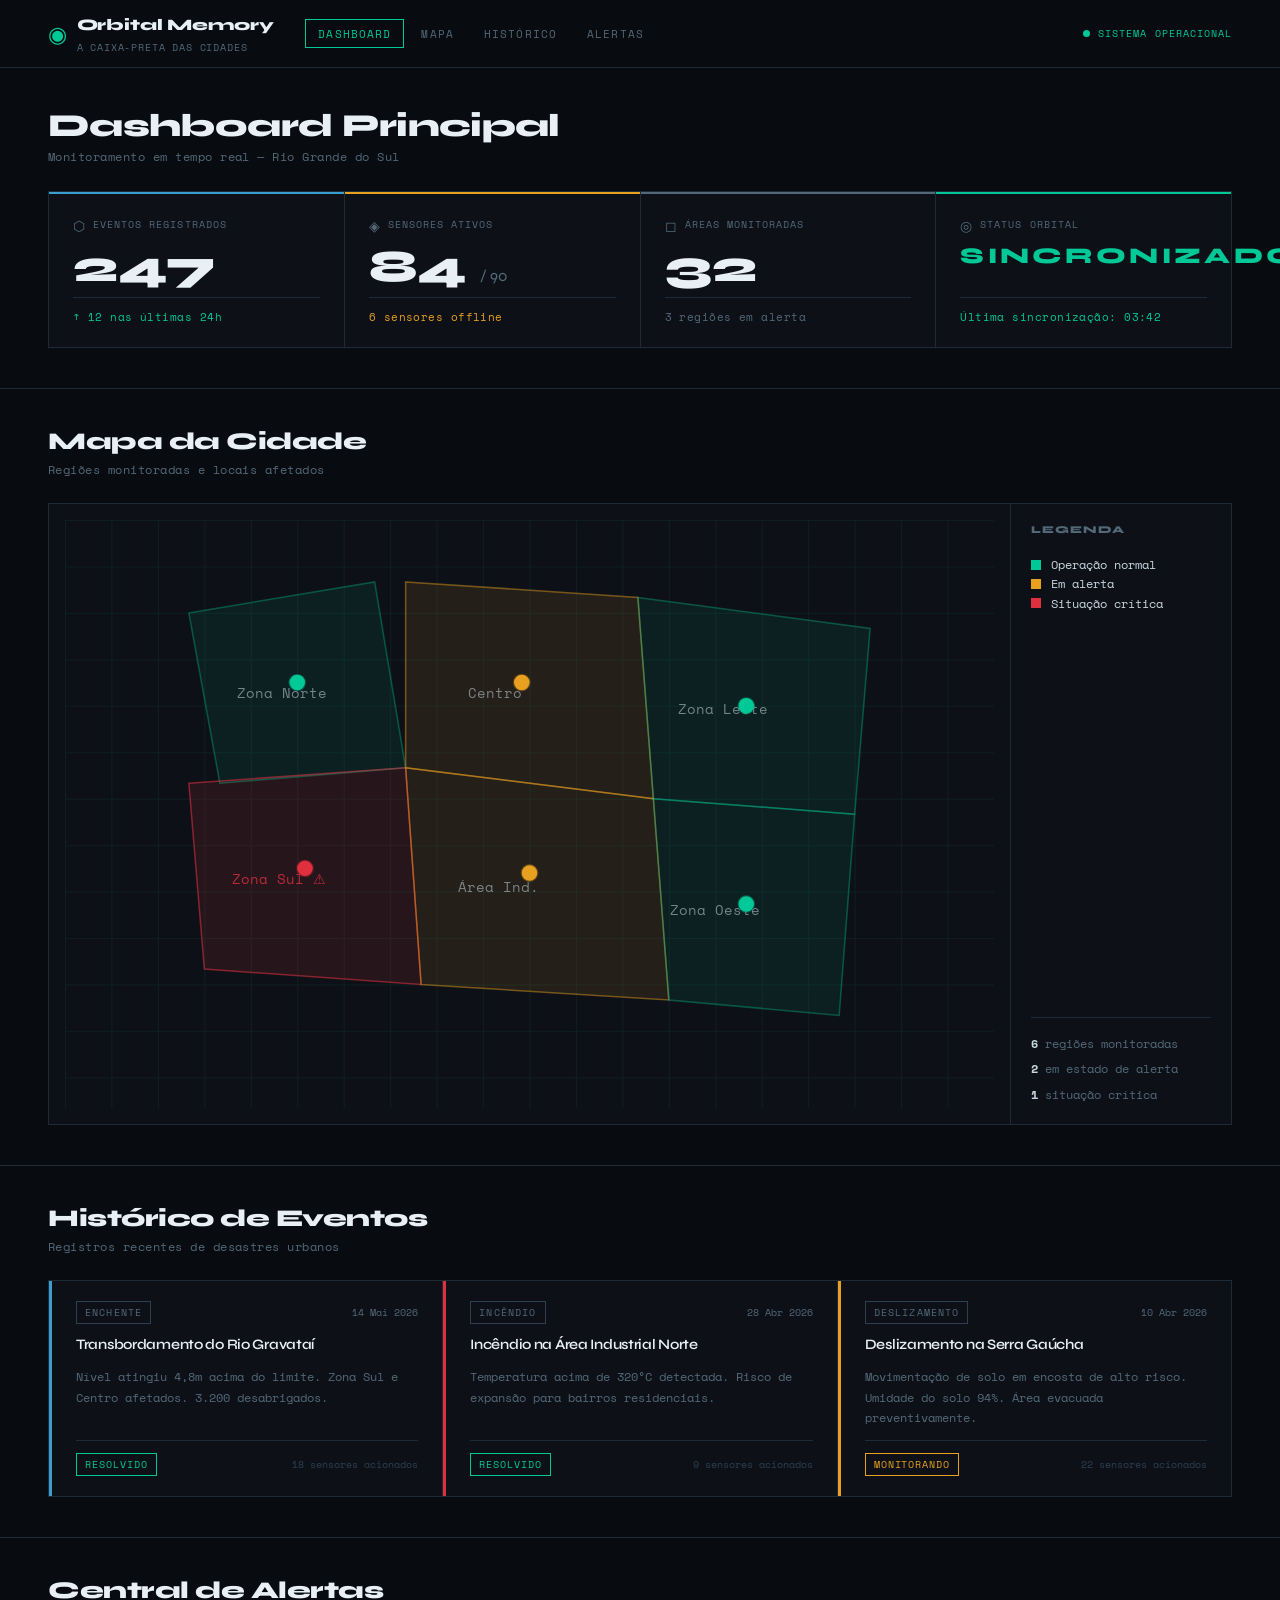
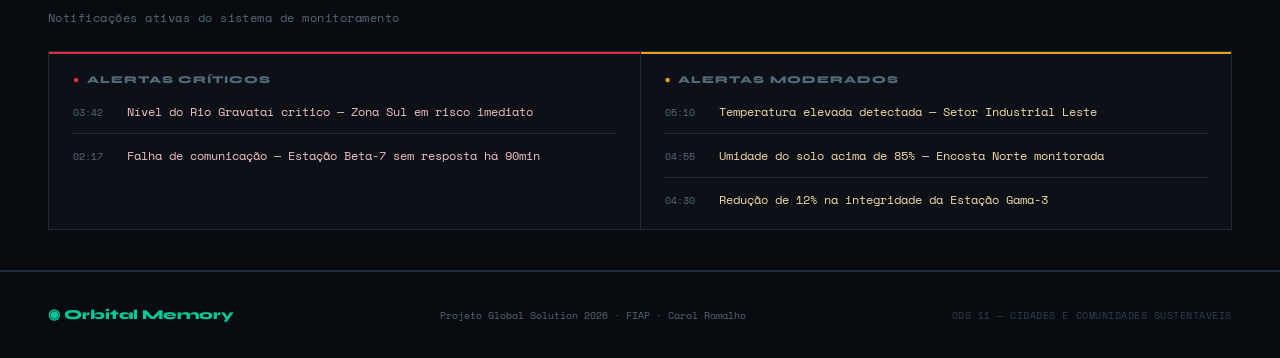
<file: index.html>
<!DOCTYPE html>
<html lang="pt-BR">
  <head>
    <meta charset="UTF-8" />
    <meta name="viewport" content="width=device-width, initial-scale=1.0" />
    <title>Orbital Memory — Dashboard</title>
    <link rel="stylesheet" href="style.css" />
    <link rel="preconnect" href="https://fonts.googleapis.com" />
    <link rel="preconnect" href="https://fonts.gstatic.com" crossorigin />
    <link
      href="https://fonts.googleapis.com/css2?family=Space+Mono:wght@400;700&family=Syne:wght@400;600;800&display=swap"
      rel="stylesheet"
    />
  </head>
  <body>

    <header class="site-header">
      <div class="header-inner">
        <div class="brand">
          <span class="brand-icon" aria-hidden="true">◉</span>
          <div class="brand-text">
            <strong class="brand-name">Orbital Memory</strong>
            <span class="brand-tagline">A caixa-preta das cidades</span>
          </div>
        </div>

        <nav class="main-nav" aria-label="Navegação principal">
          <ul role="list">
            <li><a href="#dashboard" class="nav-link active">Dashboard</a></li>
            <li><a href="#mapa" class="nav-link">Mapa</a></li>
            <li><a href="#historico" class="nav-link">Histórico</a></li>
            <li><a href="#alertas" class="nav-link">Alertas</a></li>
          </ul>
        </nav>

        <div class="header-status">
          <span class="pulse-dot" aria-hidden="true"></span>
          <span class="status-label">Sistema Operacional</span>
        </div>
      </div>
    </header>

    <main id="conteudo-principal">

      <section id="dashboard" class="section-dashboard" aria-labelledby="titulo-dashboard">
        <div class="section-header">
          <h1 id="titulo-dashboard">Dashboard Principal</h1>
          <p class="section-subtitle">Monitoramento em tempo real — Rio Grande do Sul</p>
        </div>

        <div class="cards-grid" role="list" aria-label="Indicadores principais">

          <article class="card card--eventos" role="listitem">
            <header class="card-header">
              <span class="card-icon" aria-hidden="true">⬡</span>
              <h2 class="card-title">Eventos Registrados</h2>
            </header>
            <p class="card-value" id="qtd-eventos">247</p>
            <footer class="card-footer">
              <span class="card-delta card-delta--up">↑ 12 nas últimas 24h</span>
            </footer>
          </article>

          <article class="card card--sensores" role="listitem">
            <header class="card-header">
              <span class="card-icon" aria-hidden="true">◈</span>
              <h2 class="card-title">Sensores Ativos</h2>
            </header>
            <p class="card-value" id="qtd-sensores">84 <span class="card-value-unit">/ 90</span></p>
            <footer class="card-footer">
              <span class="card-delta card-delta--warn">6 sensores offline</span>
            </footer>
          </article>

          <article class="card card--areas" role="listitem">
            <header class="card-header">
              <span class="card-icon" aria-hidden="true">◻</span>
              <h2 class="card-title">Áreas Monitoradas</h2>
            </header>
            <p class="card-value" id="qtd-areas">32</p>
            <footer class="card-footer">
              <span class="card-delta card-delta--neutral">3 regiões em alerta</span>
            </footer>
          </article>

          <article class="card card--status" role="listitem">
            <header class="card-header">
              <span class="card-icon" aria-hidden="true">◎</span>
              <h2 class="card-title">Status Orbital</h2>
            </header>
            <p class="card-value card-value--status" id="status-sistema">SINCRONIZADO</p>
            <footer class="card-footer">
              <span class="card-delta card-delta--ok">Última sincronização: 03:42</span>
            </footer>
          </article>

        </div>
      </section>

      <section id="mapa" class="section-mapa" aria-labelledby="titulo-mapa">
        <div class="section-header">
          <h2 id="titulo-mapa">Mapa da Cidade</h2>
          <p class="section-subtitle">Regiões monitoradas e locais afetados</p>
        </div>

        <div class="mapa-container">
          <div class="mapa-visual" role="img" aria-label="Representação visual das regiões monitoradas">
            <svg viewBox="0 0 600 380" xmlns="http://www.w3.org/2000/svg" class="mapa-svg" aria-hidden="true">
              <defs>
                <pattern id="grid" width="30" height="30" patternUnits="userSpaceOnUse">
                  <path d="M 30 0 L 0 0 0 30" fill="none" stroke="rgba(0,255,200,0.07)" stroke-width="1"/>
                </pattern>
              </defs>
              <rect width="600" height="380" fill="url(#grid)" />

              <polygon points="80,60 200,40 220,160 100,170" class="regiao regiao--ok" data-nome="Zona Norte"/>
              <polygon points="220,40 370,50 380,180 220,160" class="regiao regiao--alerta" data-nome="Centro"/>
              <polygon points="370,50 520,70 510,190 380,180" class="regiao regiao--ok" data-nome="Zona Leste"/>
              <polygon points="80,170 220,160 230,300 90,290" class="regiao regiao--critico" data-nome="Zona Sul"/>
              <polygon points="220,160 380,180 390,310 230,300" class="regiao regiao--alerta" data-nome="Área Industrial"/>
              <polygon points="380,180 510,190 500,320 390,310" class="regiao regiao--ok" data-nome="Zona Oeste"/>

              <text x="140" y="115" class="regiao-label">Zona Norte</text>
              <text x="278" y="115" class="regiao-label">Centro</text>
              <text x="425" y="125" class="regiao-label">Zona Leste</text>
              <text x="138" y="235" class="regiao-label regiao-label--critico">Zona Sul ⚠</text>
              <text x="280" y="240" class="regiao-label">Área Ind.</text>
              <text x="420" y="255" class="regiao-label">Zona Oeste</text>

              <circle cx="150" cy="105" r="5" class="sensor-dot sensor-dot--ok"/>
              <circle cx="295" cy="105" r="5" class="sensor-dot sensor-dot--alerta"/>
              <circle cx="440" cy="120" r="5" class="sensor-dot sensor-dot--ok"/>
              <circle cx="155" cy="225" r="5" class="sensor-dot sensor-dot--critico"/>
              <circle cx="300" cy="228" r="5" class="sensor-dot sensor-dot--alerta"/>
              <circle cx="440" cy="248" r="5" class="sensor-dot sensor-dot--ok"/>
            </svg>
          </div>

          <aside class="mapa-legenda" aria-label="Legenda do mapa">
            <h3 class="legenda-titulo">Legenda</h3>
            <ul role="list">
              <li class="legenda-item">
                <span class="legenda-cor legenda-cor--ok" aria-hidden="true"></span>
                <span>Operação normal</span>
              </li>
              <li class="legenda-item">
                <span class="legenda-cor legenda-cor--alerta" aria-hidden="true"></span>
                <span>Em alerta</span>
              </li>
              <li class="legenda-item">
                <span class="legenda-cor legenda-cor--critico" aria-hidden="true"></span>
                <span>Situação crítica</span>
              </li>
            </ul>
            <div class="legenda-resumo">
              <p><strong>6</strong> regiões monitoradas</p>
              <p><strong>2</strong> em estado de alerta</p>
              <p><strong>1</strong> situação crítica</p>
            </div>
          </aside>
        </div>
      </section>

      <section id="historico" class="section-historico" aria-labelledby="titulo-historico">
        <div class="section-header">
          <h2 id="titulo-historico">Histórico de Eventos</h2>
          <p class="section-subtitle">Registros recentes de desastres urbanos</p>
        </div>

        <div class="historico-container">

          <article class="evento-card evento-card--enchente">
            <header class="evento-header">
              <span class="evento-tipo-badge">Enchente</span>
              <time datetime="2026-05-14" class="evento-data">14 Mai 2026</time>
            </header>
            <h3 class="evento-titulo">Transbordamento do Rio Gravataí</h3>
            <p class="evento-desc">Nível atingiu 4,8m acima do limite. Zona Sul e Centro afetados. 3.200 desabrigados.</p>
            <footer class="evento-footer">
              <span class="evento-status evento-status--resolvido">Resolvido</span>
              <span class="evento-sensores">18 sensores acionados</span>
            </footer>
          </article>

          <article class="evento-card evento-card--incendio">
            <header class="evento-header">
              <span class="evento-tipo-badge">Incêndio</span>
              <time datetime="2026-04-28" class="evento-data">28 Abr 2026</time>
            </header>
            <h3 class="evento-titulo">Incêndio na Área Industrial Norte</h3>
            <p class="evento-desc">Temperatura acima de 320°C detectada. Risco de expansão para bairros residenciais.</p>
            <footer class="evento-footer">
              <span class="evento-status evento-status--resolvido">Resolvido</span>
              <span class="evento-sensores">9 sensores acionados</span>
            </footer>
          </article>

          <article class="evento-card evento-card--deslizamento">
            <header class="evento-header">
              <span class="evento-tipo-badge">Deslizamento</span>
              <time datetime="2026-04-10" class="evento-data">10 Abr 2026</time>
            </header>
            <h3 class="evento-titulo">Deslizamento na Serra Gaúcha</h3>
            <p class="evento-desc">Movimentação de solo em encosta de alto risco. Umidade do solo 94%. Área evacuada preventivamente.</p>
            <footer class="evento-footer">
              <span class="evento-status evento-status--monitorando">Monitorando</span>
              <span class="evento-sensores">22 sensores acionados</span>
            </footer>
          </article>

        </div>
      </section>

      <section id="alertas" class="section-alertas" aria-labelledby="titulo-alertas">
        <div class="section-header">
          <h2 id="titulo-alertas">Central de Alertas</h2>
          <p class="section-subtitle">Notificações ativas do sistema de monitoramento</p>
        </div>

        <div class="alertas-grid">

          <div class="alertas-coluna alertas-coluna--critico" role="region" aria-label="Alertas críticos">
            <h3 class="alertas-coluna-titulo">
              <span class="alerta-badge alerta-badge--critico" aria-hidden="true">●</span>
              Alertas Críticos
            </h3>
            <ul role="list" class="alertas-lista">
              <li class="alerta-item alerta-item--critico" role="alert">
                <span class="alerta-hora">03:42</span>
                <p class="alerta-msg">Nível do Rio Gravataí crítico — Zona Sul em risco imediato</p>
              </li>
              <li class="alerta-item alerta-item--critico" role="alert">
                <span class="alerta-hora">02:17</span>
                <p class="alerta-msg">Falha de comunicação — Estação Beta-7 sem resposta há 90min</p>
              </li>
            </ul>
          </div>

          <div class="alertas-coluna alertas-coluna--moderado" role="region" aria-label="Alertas moderados">
            <h3 class="alertas-coluna-titulo">
              <span class="alerta-badge alerta-badge--moderado" aria-hidden="true">●</span>
              Alertas Moderados
            </h3>
            <ul role="list" class="alertas-lista">
              <li class="alerta-item alerta-item--moderado">
                <span class="alerta-hora">05:10</span>
                <p class="alerta-msg">Temperatura elevada detectada — Setor Industrial Leste</p>
              </li>
              <li class="alerta-item alerta-item--moderado">
                <span class="alerta-hora">04:55</span>
                <p class="alerta-msg">Umidade do solo acima de 85% — Encosta Norte monitorada</p>
              </li>
              <li class="alerta-item alerta-item--moderado">
                <span class="alerta-hora">04:30</span>
                <p class="alerta-msg">Redução de 12% na integridade da Estação Gama-3</p>
              </li>
            </ul>
          </div>

        </div>
      </section>

    </main>

    <footer class="site-footer" role="contentinfo">
      <div class="footer-inner">
        <p class="footer-brand">◉ Orbital Memory</p>
        <p class="footer-copy">
          Projeto Global Solution 2026 · FIAP ·
          <span>Carol Ramalho</span>
        </p>
        <p class="footer-ods">ODS 11 — Cidades e Comunidades Sustentáveis</p>
      </div>
    </footer>

  </body>
</html>
</file>
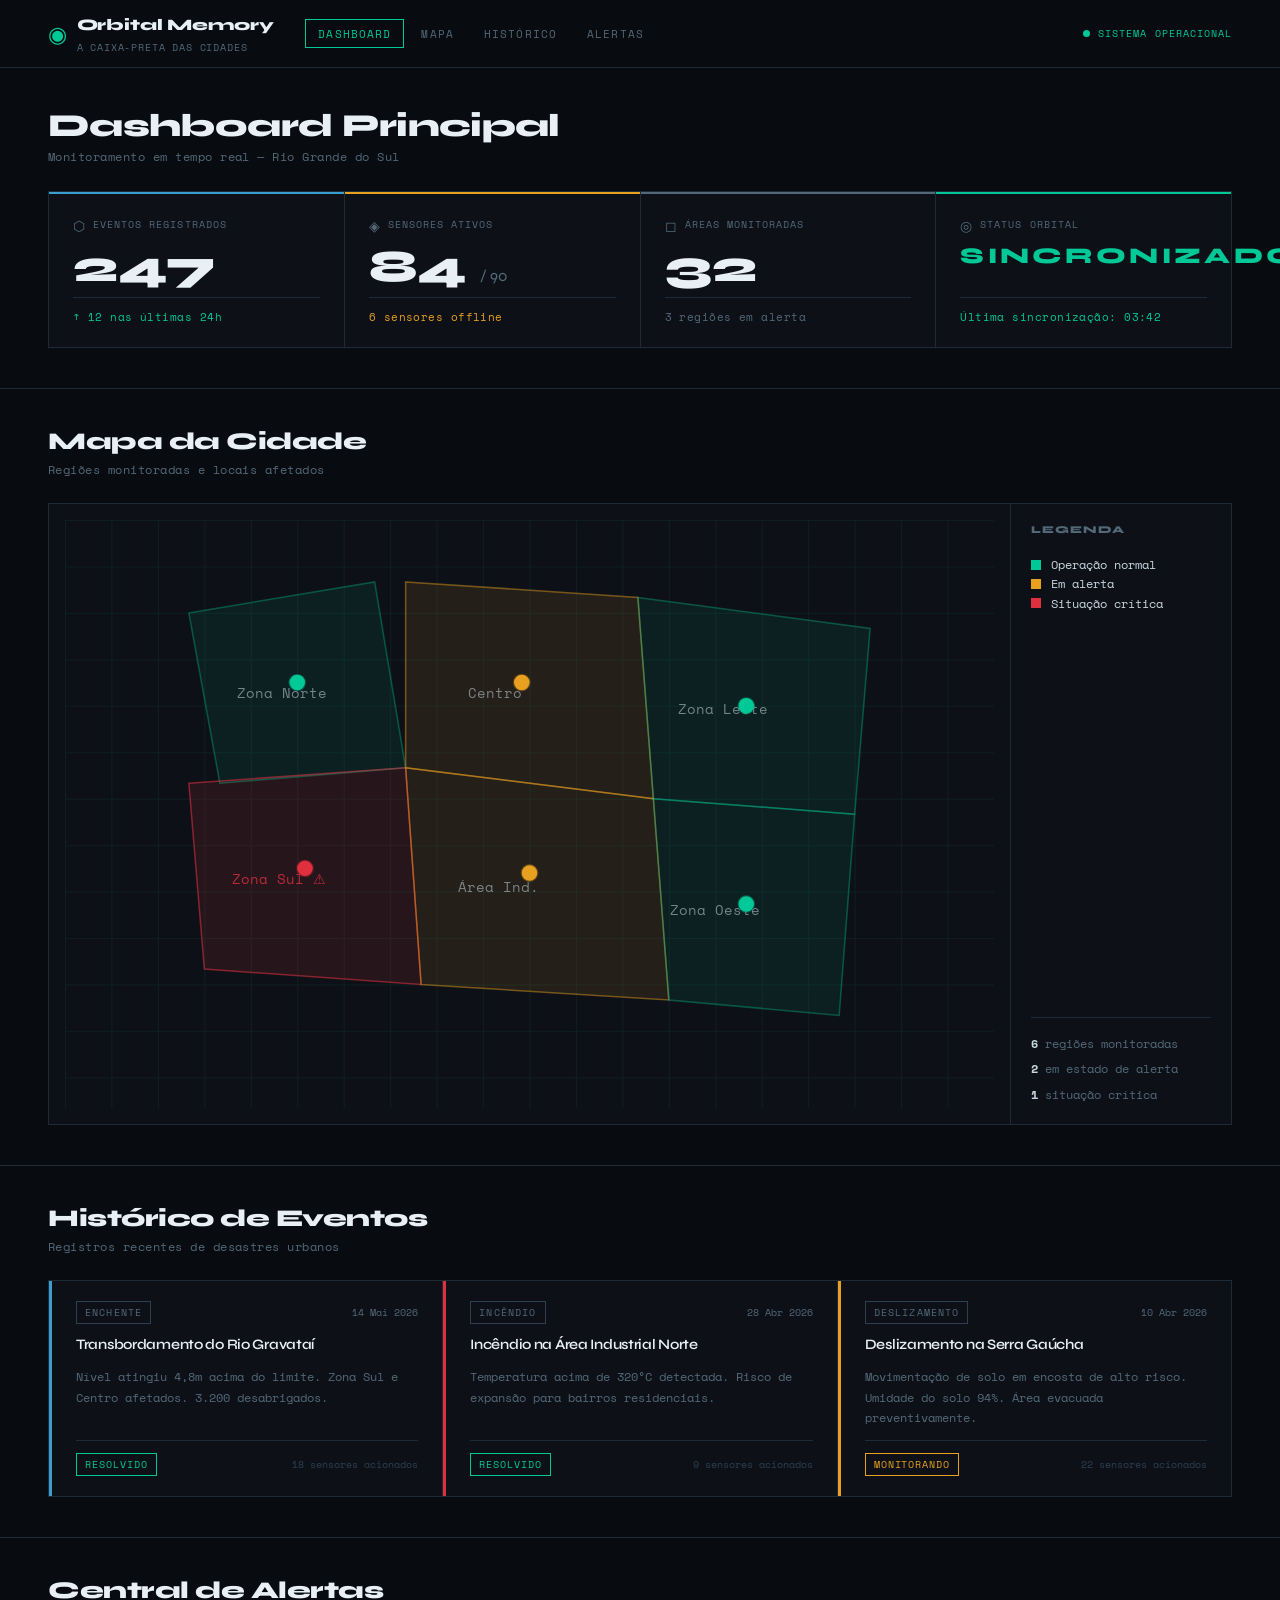
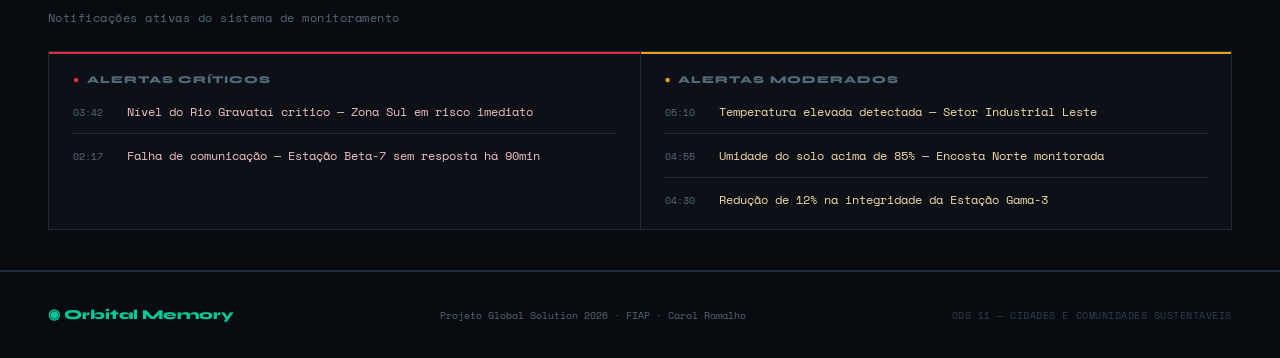
<file: index (2).html>
<!DOCTYPE html>
<html lang="pt-BR">
  <head>
    <meta charset="UTF-8" />
    <meta name="viewport" content="width=device-width, initial-scale=1.0" />
    <title>Orbital Memory — Dashboard</title>
    <link rel="stylesheet" href="style.css" />
    <link rel="preconnect" href="https://fonts.googleapis.com" />
    <link rel="preconnect" href="https://fonts.gstatic.com" crossorigin />
    <link
      href="https://fonts.googleapis.com/css2?family=Space+Mono:wght@400;700&family=Syne:wght@400;600;800&display=swap"
      rel="stylesheet"
    />
  </head>
  <body>

    <header class="site-header">
      <div class="header-inner">
        <div class="brand">
          <span class="brand-icon" aria-hidden="true">◉</span>
          <div class="brand-text">
            <strong class="brand-name">Orbital Memory</strong>
            <span class="brand-tagline">A caixa-preta das cidades</span>
          </div>
        </div>

        <nav class="main-nav" aria-label="Navegação principal">
          <ul role="list">
            <li><a href="#dashboard" class="nav-link active">Dashboard</a></li>
            <li><a href="#mapa" class="nav-link">Mapa</a></li>
            <li><a href="#historico" class="nav-link">Histórico</a></li>
            <li><a href="#alertas" class="nav-link">Alertas</a></li>
          </ul>
        </nav>

        <div class="header-status">
          <span class="pulse-dot" aria-hidden="true"></span>
          <span class="status-label">Sistema Operacional</span>
        </div>
      </div>
    </header>

    <main id="conteudo-principal">

      <section id="dashboard" class="section-dashboard" aria-labelledby="titulo-dashboard">
        <div class="section-header">
          <h1 id="titulo-dashboard">Dashboard Principal</h1>
          <p class="section-subtitle">Monitoramento em tempo real — Rio Grande do Sul</p>
        </div>

        <div class="cards-grid" role="list" aria-label="Indicadores principais">

          <article class="card card--eventos" role="listitem">
            <header class="card-header">
              <span class="card-icon" aria-hidden="true">⬡</span>
              <h2 class="card-title">Eventos Registrados</h2>
            </header>
            <p class="card-value" id="qtd-eventos">247</p>
            <footer class="card-footer">
              <span class="card-delta card-delta--up">↑ 12 nas últimas 24h</span>
            </footer>
          </article>

          <article class="card card--sensores" role="listitem">
            <header class="card-header">
              <span class="card-icon" aria-hidden="true">◈</span>
              <h2 class="card-title">Sensores Ativos</h2>
            </header>
            <p class="card-value" id="qtd-sensores">84 <span class="card-value-unit">/ 90</span></p>
            <footer class="card-footer">
              <span class="card-delta card-delta--warn">6 sensores offline</span>
            </footer>
          </article>

          <article class="card card--areas" role="listitem">
            <header class="card-header">
              <span class="card-icon" aria-hidden="true">◻</span>
              <h2 class="card-title">Áreas Monitoradas</h2>
            </header>
            <p class="card-value" id="qtd-areas">32</p>
            <footer class="card-footer">
              <span class="card-delta card-delta--neutral">3 regiões em alerta</span>
            </footer>
          </article>

          <article class="card card--status" role="listitem">
            <header class="card-header">
              <span class="card-icon" aria-hidden="true">◎</span>
              <h2 class="card-title">Status Orbital</h2>
            </header>
            <p class="card-value card-value--status" id="status-sistema">SINCRONIZADO</p>
            <footer class="card-footer">
              <span class="card-delta card-delta--ok">Última sincronização: 03:42</span>
            </footer>
          </article>

        </div>
      </section>

      <section id="mapa" class="section-mapa" aria-labelledby="titulo-mapa">
        <div class="section-header">
          <h2 id="titulo-mapa">Mapa da Cidade</h2>
          <p class="section-subtitle">Regiões monitoradas e locais afetados</p>
        </div>

        <div class="mapa-container">
          <div class="mapa-visual" role="img" aria-label="Representação visual das regiões monitoradas">
            <svg viewBox="0 0 600 380" xmlns="http://www.w3.org/2000/svg" class="mapa-svg" aria-hidden="true">
              <defs>
                <pattern id="grid" width="30" height="30" patternUnits="userSpaceOnUse">
                  <path d="M 30 0 L 0 0 0 30" fill="none" stroke="rgba(0,255,200,0.07)" stroke-width="1"/>
                </pattern>
              </defs>
              <rect width="600" height="380" fill="url(#grid)" />

              <polygon points="80,60 200,40 220,160 100,170" class="regiao regiao--ok" data-nome="Zona Norte"/>
              <polygon points="220,40 370,50 380,180 220,160" class="regiao regiao--alerta" data-nome="Centro"/>
              <polygon points="370,50 520,70 510,190 380,180" class="regiao regiao--ok" data-nome="Zona Leste"/>
              <polygon points="80,170 220,160 230,300 90,290" class="regiao regiao--critico" data-nome="Zona Sul"/>
              <polygon points="220,160 380,180 390,310 230,300" class="regiao regiao--alerta" data-nome="Área Industrial"/>
              <polygon points="380,180 510,190 500,320 390,310" class="regiao regiao--ok" data-nome="Zona Oeste"/>

              <text x="140" y="115" class="regiao-label">Zona Norte</text>
              <text x="278" y="115" class="regiao-label">Centro</text>
              <text x="425" y="125" class="regiao-label">Zona Leste</text>
              <text x="138" y="235" class="regiao-label regiao-label--critico">Zona Sul ⚠</text>
              <text x="280" y="240" class="regiao-label">Área Ind.</text>
              <text x="420" y="255" class="regiao-label">Zona Oeste</text>

              <circle cx="150" cy="105" r="5" class="sensor-dot sensor-dot--ok"/>
              <circle cx="295" cy="105" r="5" class="sensor-dot sensor-dot--alerta"/>
              <circle cx="440" cy="120" r="5" class="sensor-dot sensor-dot--ok"/>
              <circle cx="155" cy="225" r="5" class="sensor-dot sensor-dot--critico"/>
              <circle cx="300" cy="228" r="5" class="sensor-dot sensor-dot--alerta"/>
              <circle cx="440" cy="248" r="5" class="sensor-dot sensor-dot--ok"/>
            </svg>
          </div>

          <aside class="mapa-legenda" aria-label="Legenda do mapa">
            <h3 class="legenda-titulo">Legenda</h3>
            <ul role="list">
              <li class="legenda-item">
                <span class="legenda-cor legenda-cor--ok" aria-hidden="true"></span>
                <span>Operação normal</span>
              </li>
              <li class="legenda-item">
                <span class="legenda-cor legenda-cor--alerta" aria-hidden="true"></span>
                <span>Em alerta</span>
              </li>
              <li class="legenda-item">
                <span class="legenda-cor legenda-cor--critico" aria-hidden="true"></span>
                <span>Situação crítica</span>
              </li>
            </ul>
            <div class="legenda-resumo">
              <p><strong>6</strong> regiões monitoradas</p>
              <p><strong>2</strong> em estado de alerta</p>
              <p><strong>1</strong> situação crítica</p>
            </div>
          </aside>
        </div>
      </section>

      <section id="historico" class="section-historico" aria-labelledby="titulo-historico">
        <div class="section-header">
          <h2 id="titulo-historico">Histórico de Eventos</h2>
          <p class="section-subtitle">Registros recentes de desastres urbanos</p>
        </div>

        <div class="historico-container">

          <article class="evento-card evento-card--enchente">
            <header class="evento-header">
              <span class="evento-tipo-badge">Enchente</span>
              <time datetime="2026-05-14" class="evento-data">14 Mai 2026</time>
            </header>
            <h3 class="evento-titulo">Transbordamento do Rio Gravataí</h3>
            <p class="evento-desc">Nível atingiu 4,8m acima do limite. Zona Sul e Centro afetados. 3.200 desabrigados.</p>
            <footer class="evento-footer">
              <span class="evento-status evento-status--resolvido">Resolvido</span>
              <span class="evento-sensores">18 sensores acionados</span>
            </footer>
          </article>

          <article class="evento-card evento-card--incendio">
            <header class="evento-header">
              <span class="evento-tipo-badge">Incêndio</span>
              <time datetime="2026-04-28" class="evento-data">28 Abr 2026</time>
            </header>
            <h3 class="evento-titulo">Incêndio na Área Industrial Norte</h3>
            <p class="evento-desc">Temperatura acima de 320°C detectada. Risco de expansão para bairros residenciais.</p>
            <footer class="evento-footer">
              <span class="evento-status evento-status--resolvido">Resolvido</span>
              <span class="evento-sensores">9 sensores acionados</span>
            </footer>
          </article>

          <article class="evento-card evento-card--deslizamento">
            <header class="evento-header">
              <span class="evento-tipo-badge">Deslizamento</span>
              <time datetime="2026-04-10" class="evento-data">10 Abr 2026</time>
            </header>
            <h3 class="evento-titulo">Deslizamento na Serra Gaúcha</h3>
            <p class="evento-desc">Movimentação de solo em encosta de alto risco. Umidade do solo 94%. Área evacuada preventivamente.</p>
            <footer class="evento-footer">
              <span class="evento-status evento-status--monitorando">Monitorando</span>
              <span class="evento-sensores">22 sensores acionados</span>
            </footer>
          </article>

        </div>
      </section>

      <section id="alertas" class="section-alertas" aria-labelledby="titulo-alertas">
        <div class="section-header">
          <h2 id="titulo-alertas">Central de Alertas</h2>
          <p class="section-subtitle">Notificações ativas do sistema de monitoramento</p>
        </div>

        <div class="alertas-grid">

          <div class="alertas-coluna alertas-coluna--critico" role="region" aria-label="Alertas críticos">
            <h3 class="alertas-coluna-titulo">
              <span class="alerta-badge alerta-badge--critico" aria-hidden="true">●</span>
              Alertas Críticos
            </h3>
            <ul role="list" class="alertas-lista">
              <li class="alerta-item alerta-item--critico" role="alert">
                <span class="alerta-hora">03:42</span>
                <p class="alerta-msg">Nível do Rio Gravataí crítico — Zona Sul em risco imediato</p>
              </li>
              <li class="alerta-item alerta-item--critico" role="alert">
                <span class="alerta-hora">02:17</span>
                <p class="alerta-msg">Falha de comunicação — Estação Beta-7 sem resposta há 90min</p>
              </li>
            </ul>
          </div>

          <div class="alertas-coluna alertas-coluna--moderado" role="region" aria-label="Alertas moderados">
            <h3 class="alertas-coluna-titulo">
              <span class="alerta-badge alerta-badge--moderado" aria-hidden="true">●</span>
              Alertas Moderados
            </h3>
            <ul role="list" class="alertas-lista">
              <li class="alerta-item alerta-item--moderado">
                <span class="alerta-hora">05:10</span>
                <p class="alerta-msg">Temperatura elevada detectada — Setor Industrial Leste</p>
              </li>
              <li class="alerta-item alerta-item--moderado">
                <span class="alerta-hora">04:55</span>
                <p class="alerta-msg">Umidade do solo acima de 85% — Encosta Norte monitorada</p>
              </li>
              <li class="alerta-item alerta-item--moderado">
                <span class="alerta-hora">04:30</span>
                <p class="alerta-msg">Redução de 12% na integridade da Estação Gama-3</p>
              </li>
            </ul>
          </div>

        </div>
      </section>

    </main>

    <footer class="site-footer" role="contentinfo">
      <div class="footer-inner">
        <p class="footer-brand">◉ Orbital Memory</p>
        <p class="footer-copy">
          Projeto Global Solution 2026 · FIAP ·
          <span>Carol Ramalho</span>
        </p>
        <p class="footer-ods">ODS 11 — Cidades e Comunidades Sustentáveis</p>
      </div>
    </footer>

  </body>
</html>
</file>
<file: style.css>
:root {
  --cor-fundo:        #080c10;
  --cor-superficie:   #0d1117;
  --cor-borda:        #1e2a35;
  --cor-borda-forte:  #2e3f50;

  --cor-texto:        #c8d6e0;
  --cor-texto-mudo:   #536878;
  --cor-texto-fraco:  #2e3f50;

  --cor-ok:           #00c896;
  --cor-alerta:       #e8a020;
  --cor-critico:      #e03040;
  --cor-info:         #3a9ece;

  --fonte-dados:      'Space Mono', monospace;
  --fonte-titulo:     'Syne', sans-serif;

  --linha: 1px solid var(--cor-borda);
}

*, *::before, *::after {
  box-sizing: border-box;
  margin: 0;
  padding: 0;
}

html {
  scroll-behavior: smooth;
}

body {
  background-color: var(--cor-fundo);
  color: var(--cor-texto);
  font-family: var(--fonte-dados);
  font-size: 13px;
  line-height: 1.6;
  min-height: 100vh;
}

h1, h2, h3 {
  font-family: var(--fonte-titulo);
  font-weight: 800;
  letter-spacing: -0.02em;
  line-height: 1.1;
  color: #e8f0f5;
}

h1 { font-size: clamp(1.4rem, 3vw, 2rem); }
h2 { font-size: clamp(1.1rem, 2.5vw, 1.5rem); }
h3 { font-size: 0.95rem; }

a {
  color: inherit;
  text-decoration: none;
}

ul { list-style: none; }

/* ── LAYOUT BASE ── */
.site-header,
.section-dashboard,
.section-mapa,
.section-historico,
.section-alertas,
.site-footer {
  padding-inline: clamp(1rem, 5vw, 3rem);
}

.site-header {
  position: sticky;
  top: 0;
  z-index: 100;
  background-color: var(--cor-fundo);
  border-bottom: var(--linha);
  padding-block: 0.75rem;
}

.header-inner {
  display: flex;
  align-items: center;
  gap: 2rem;
  max-width: 1400px;
  margin-inline: auto;
}

/* Marca */
.brand {
  display: flex;
  align-items: center;
  gap: 0.6rem;
  flex-shrink: 0;
}

.brand-icon {
  font-size: 1.4rem;
  color: var(--cor-ok);
  animation: pulso-lento 4s ease-in-out infinite;
}

.brand-name {
  font-family: var(--fonte-titulo);
  font-size: 1rem;
  font-weight: 800;
  color: #e8f0f5;
  letter-spacing: -0.01em;
}

.brand-tagline {
  display: block;
  font-size: 0.65rem;
  color: var(--cor-texto-mudo);
  letter-spacing: 0.08em;
  text-transform: uppercase;
  margin-top: 1px;
}

/* Nav */
.main-nav { flex: 1; }

.main-nav ul {
  display: flex;
  gap: 0.25rem;
}

.nav-link {
  display: block;
  padding: 0.3rem 0.75rem;
  font-size: 0.7rem;
  letter-spacing: 0.1em;
  text-transform: uppercase;
  color: var(--cor-texto-mudo);
  border: 1px solid transparent;
  transition: color 0.15s, border-color 0.15s;
}

.nav-link:hover {
  color: var(--cor-texto);
  border-color: var(--cor-borda);
}

.nav-link.active {
  color: var(--cor-ok);
  border-color: var(--cor-ok);
}

/* Status */
.header-status {
  display: flex;
  align-items: center;
  gap: 0.5rem;
  flex-shrink: 0;
}

.pulse-dot {
  width: 7px;
  height: 7px;
  border-radius: 50%;
  background-color: var(--cor-ok);
  animation: pulso 2s ease-in-out infinite;
}

.status-label {
  font-size: 0.65rem;
  text-transform: uppercase;
  letter-spacing: 0.1em;
  color: var(--cor-ok);
}

main {
  max-width: 1400px;
  margin-inline: auto;
}

.section-dashboard,
.section-mapa,
.section-historico,
.section-alertas {
  padding-block: 2.5rem;
  border-bottom: var(--linha);
}

.section-header {
  margin-bottom: 1.5rem;
}

.section-subtitle {
  font-size: 0.75rem;
  color: var(--cor-texto-mudo);
  margin-top: 0.25rem;
  letter-spacing: 0.04em;
}

.cards-grid {
  display: grid;
  grid-template-columns: repeat(auto-fit, minmax(200px, 1fr));
  gap: 1px;
  border: var(--linha);
  background-color: var(--cor-borda);
}

.card {
  background-color: var(--cor-superficie);
  padding: 1.25rem 1.5rem;
  display: flex;
  flex-direction: column;
  gap: 0.5rem;
}

.card-header {
  display: flex;
  align-items: center;
  gap: 0.5rem;
}

.card-icon {
  font-size: 0.9rem;
  color: var(--cor-texto-mudo);
}

.card-title {
  font-family: var(--fonte-dados);
  font-size: 0.65rem;
  font-weight: 400;
  text-transform: uppercase;
  letter-spacing: 0.1em;
  color: var(--cor-texto-mudo);
}

.card-value {
  font-family: var(--fonte-titulo);
  font-size: clamp(2rem, 4vw, 2.8rem);
  font-weight: 800;
  color: #e8f0f5;
  line-height: 1;
}

.card-value-unit {
  font-size: 1rem;
  font-weight: 400;
  color: var(--cor-texto-mudo);
}

.card-value--status {
  font-size: 1.4rem;
  letter-spacing: 0.15em;
  color: var(--cor-ok);
}

.card-footer {
  margin-top: auto;
  padding-top: 0.5rem;
  border-top: 1px solid var(--cor-borda);
}

.card-delta {
  font-size: 0.7rem;
  letter-spacing: 0.04em;
}

.card-delta--up     { color: var(--cor-ok); }
.card-delta--warn   { color: var(--cor-alerta); }
.card-delta--neutral{ color: var(--cor-texto-mudo); }
.card-delta--ok     { color: var(--cor-ok); }

/* Destaques de cor por card */
.card--eventos   { border-top: 2px solid var(--cor-info); }
.card--sensores  { border-top: 2px solid var(--cor-alerta); }
.card--areas     { border-top: 2px solid var(--cor-texto-mudo); }
.card--status    { border-top: 2px solid var(--cor-ok); }

.mapa-container {
  display: grid;
  grid-template-columns: 1fr 220px;
  gap: 1px;
  border: var(--linha);
  background-color: var(--cor-borda);
}

.mapa-visual {
  background-color: var(--cor-superficie);
  padding: 1rem;
  overflow: hidden;
}

.mapa-svg {
  width: 100%;
  height: auto;
  display: block;
}

/* Regiões do SVG */
.regiao {
  stroke-width: 1;
  transition: opacity 0.2s;
  cursor: default;
}

.regiao--ok      { fill: rgba(0, 200, 150, 0.08); stroke: rgba(0, 200, 150, 0.35); }
.regiao--alerta  { fill: rgba(232, 160, 32, 0.10); stroke: rgba(232, 160, 32, 0.45); }
.regiao--critico { fill: rgba(224, 48, 64, 0.12); stroke: rgba(224, 48, 64, 0.55); }

.regiao:hover { opacity: 0.7; }

.regiao-label {
  font-family: var(--fonte-dados);
  font-size: 9px;
  fill: rgba(200, 214, 224, 0.55);
  text-anchor: middle;
  pointer-events: none;
}

.regiao-label--critico { fill: rgba(224, 48, 64, 0.8); }

.sensor-dot {
  stroke-width: 1.5;
}

.sensor-dot--ok      { fill: var(--cor-ok);      stroke: rgba(0,200,150,0.3); }
.sensor-dot--alerta  { fill: var(--cor-alerta);   stroke: rgba(232,160,32,0.3); }
.sensor-dot--critico { fill: var(--cor-critico);  stroke: rgba(224,48,64,0.3); }

/* Legenda */
.mapa-legenda {
  background-color: var(--cor-superficie);
  padding: 1.25rem;
  display: flex;
  flex-direction: column;
  gap: 1.25rem;
}

.legenda-titulo {
  font-size: 0.65rem;
  text-transform: uppercase;
  letter-spacing: 0.1em;
  color: var(--cor-texto-mudo);
}

.legenda-item {
  display: flex;
  align-items: center;
  gap: 0.6rem;
  font-size: 0.75rem;
  color: var(--cor-texto);
}

.legenda-cor {
  width: 10px;
  height: 10px;
  flex-shrink: 0;
}

.legenda-cor--ok      { background-color: var(--cor-ok); }
.legenda-cor--alerta  { background-color: var(--cor-alerta); }
.legenda-cor--critico { background-color: var(--cor-critico); }

.legenda-resumo {
  margin-top: auto;
  padding-top: 1rem;
  border-top: 1px solid var(--cor-borda);
  display: flex;
  flex-direction: column;
  gap: 0.4rem;
  font-size: 0.75rem;
  color: var(--cor-texto-mudo);
}

.legenda-resumo strong {
  color: var(--cor-texto);
}

.historico-container {
  display: grid;
  grid-template-columns: repeat(auto-fit, minmax(280px, 1fr));
  gap: 1px;
  border: var(--linha);
  background-color: var(--cor-borda);
}

.evento-card {
  background-color: var(--cor-superficie);
  padding: 1.25rem 1.5rem;
  display: flex;
  flex-direction: column;
  gap: 0.75rem;
}

.evento-card--enchente    { border-left: 3px solid var(--cor-info); }
.evento-card--incendio    { border-left: 3px solid var(--cor-critico); }
.evento-card--deslizamento{ border-left: 3px solid var(--cor-alerta); }

.evento-header {
  display: flex;
  align-items: center;
  justify-content: space-between;
}

.evento-tipo-badge {
  font-size: 0.6rem;
  text-transform: uppercase;
  letter-spacing: 0.12em;
  padding: 0.2rem 0.5rem;
  border: 1px solid var(--cor-borda-forte);
  color: var(--cor-texto-mudo);
}

.evento-data {
  font-size: 0.65rem;
  color: var(--cor-texto-mudo);
}

.evento-titulo {
  font-family: var(--fonte-titulo);
  font-size: 0.9rem;
  font-weight: 600;
  color: #e8f0f5;
  line-height: 1.3;
}

.evento-desc {
  font-size: 0.75rem;
  color: var(--cor-texto-mudo);
  line-height: 1.7;
  flex: 1;
}

.evento-footer {
  display: flex;
  align-items: center;
  justify-content: space-between;
  padding-top: 0.75rem;
  border-top: 1px solid var(--cor-borda);
}

.evento-status {
  font-size: 0.6rem;
  text-transform: uppercase;
  letter-spacing: 0.1em;
  padding: 0.15rem 0.5rem;
}

.evento-status--resolvido  { color: var(--cor-ok);     border: 1px solid var(--cor-ok); }
.evento-status--monitorando{ color: var(--cor-alerta); border: 1px solid var(--cor-alerta); }

.evento-sensores {
  font-size: 0.65rem;
  color: var(--cor-texto-fraco);
}

.alertas-grid {
  display: grid;
  grid-template-columns: 1fr 1fr;
  gap: 1px;
  border: var(--linha);
  background-color: var(--cor-borda);
}

.alertas-coluna {
  background-color: var(--cor-superficie);
  padding: 1.25rem 1.5rem;
}

.alertas-coluna--critico  { border-top: 2px solid var(--cor-critico); }
.alertas-coluna--moderado { border-top: 2px solid var(--cor-alerta); }

.alertas-coluna-titulo {
  font-size: 0.65rem;
  text-transform: uppercase;
  letter-spacing: 0.1em;
  color: var(--cor-texto-mudo);
  margin-bottom: 1rem;
  display: flex;
  align-items: center;
  gap: 0.4rem;
}

.alerta-badge--critico  { color: var(--cor-critico); }
.alerta-badge--moderado { color: var(--cor-alerta); }

.alertas-lista {
  display: flex;
  flex-direction: column;
  gap: 0.75rem;
}

.alerta-item {
  display: grid;
  grid-template-columns: 42px 1fr;
  gap: 0.75rem;
  align-items: start;
  padding-bottom: 0.75rem;
  border-bottom: 1px solid var(--cor-borda);
}

.alerta-item:last-child {
  border-bottom: none;
  padding-bottom: 0;
}

.alerta-hora {
  font-size: 0.65rem;
  color: var(--cor-texto-mudo);
  padding-top: 2px;
  font-variant-numeric: tabular-nums;
}

.alerta-msg {
  font-size: 0.75rem;
  line-height: 1.6;
  color: var(--cor-texto);
}

.alerta-item--critico .alerta-msg  { color: #f0c0c5; }
.alerta-item--moderado .alerta-msg { color: #f0d8a8; }

.site-footer {
  padding-block: 2rem;
  border-top: var(--linha);
}

.footer-inner {
  max-width: 1400px;
  margin-inline: auto;
  display: flex;
  flex-wrap: wrap;
  align-items: center;
  justify-content: space-between;
  gap: 0.5rem;
}

.footer-brand {
  font-family: var(--fonte-titulo);
  font-weight: 800;
  font-size: 0.85rem;
  color: var(--cor-ok);
}

.footer-copy {
  font-size: 0.65rem;
  color: var(--cor-texto-mudo);
}

.footer-ods {
  font-size: 0.65rem;
  letter-spacing: 0.05em;
  text-transform: uppercase;
  color: var(--cor-texto-fraco);
}

@keyframes pulso {
  0%, 100% { opacity: 1; transform: scale(1); }
  50%       { opacity: 0.4; transform: scale(0.85); }
}

@keyframes pulso-lento {
  0%, 100% { opacity: 1; }
  50%       { opacity: 0.5; }
}

@media (max-width: 768px) {
  .header-inner {
    flex-wrap: wrap;
    gap: 0.75rem;
  }

  .main-nav ul {
    flex-wrap: wrap;
  }

  .mapa-container {
    grid-template-columns: 1fr;
  }

  .alertas-grid {
    grid-template-columns: 1fr;
  }

  .card-value {
    font-size: 2rem;
  }
}

@media (max-width: 480px) {
  .header-status {
    display: none;
  }

  .cards-grid {
    grid-template-columns: 1fr 1fr;
  }

  .historico-container {
    grid-template-columns: 1fr;
  }
}
</file>
